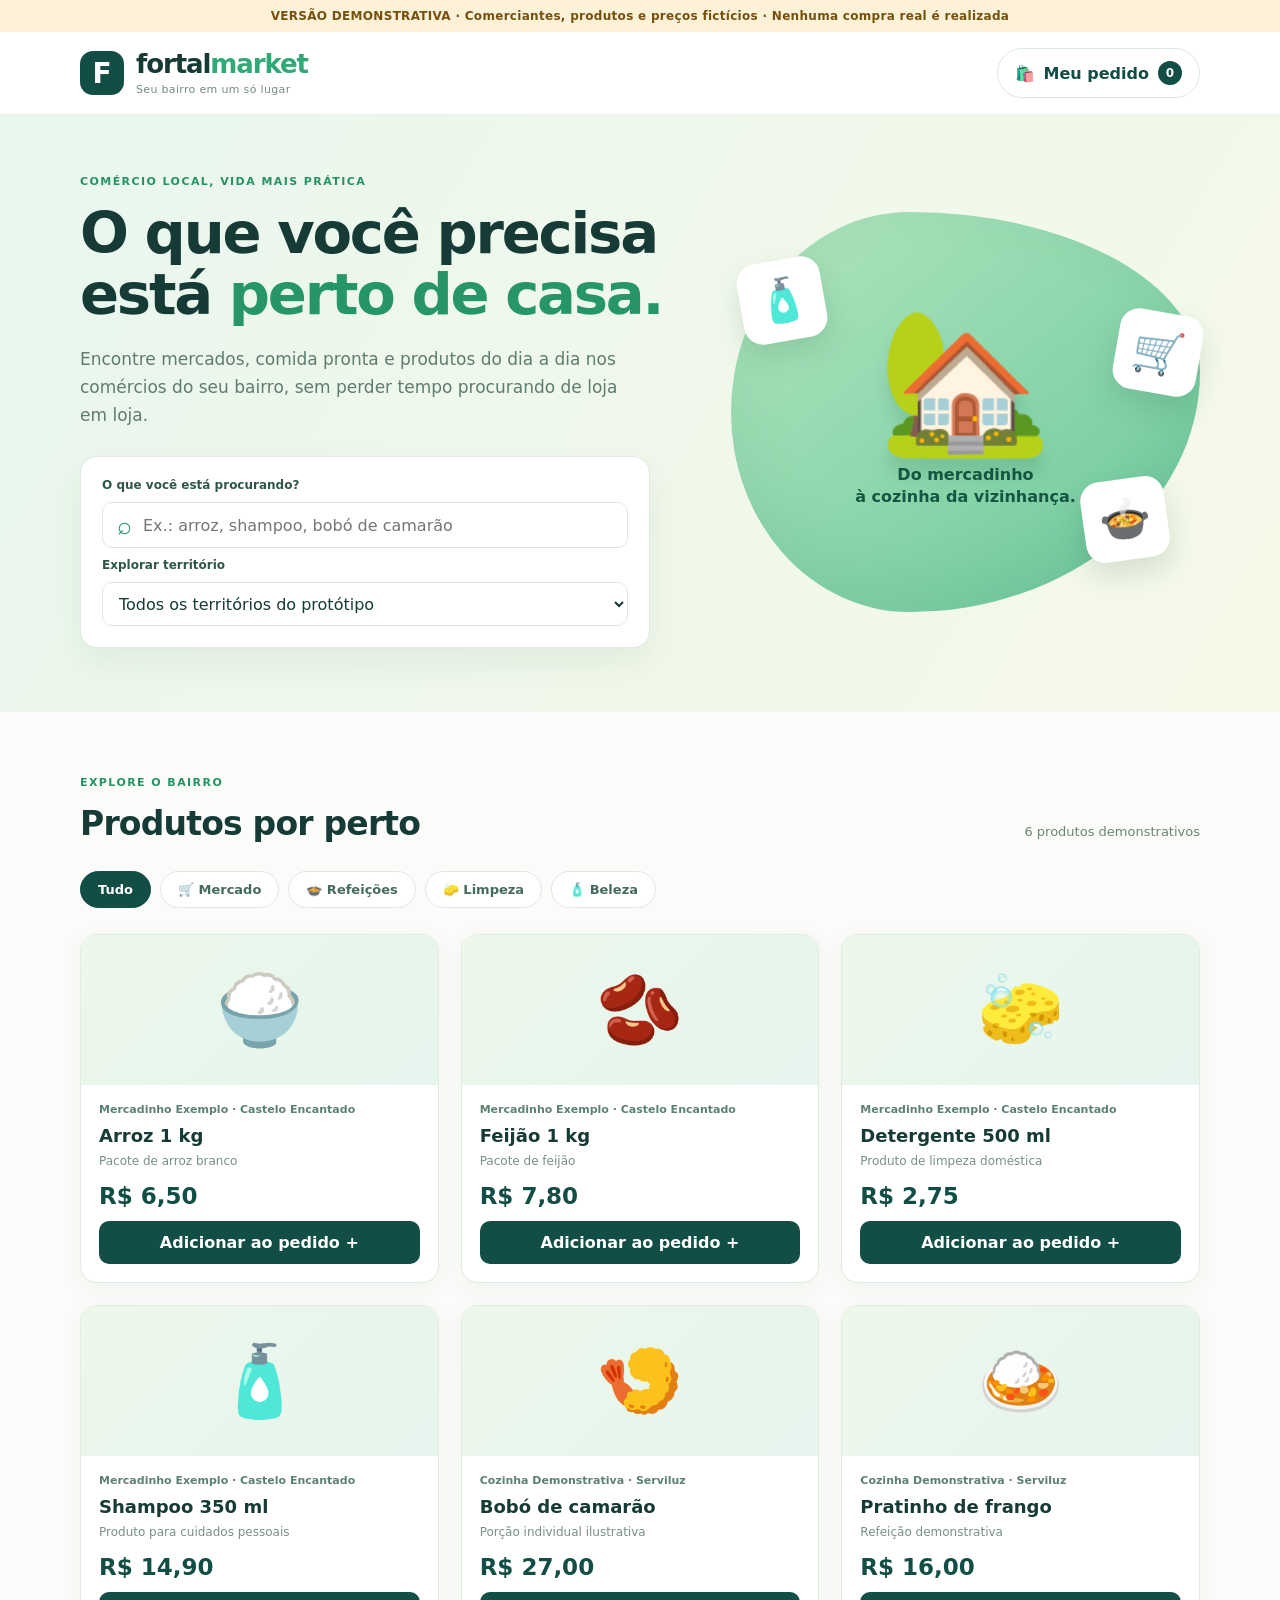
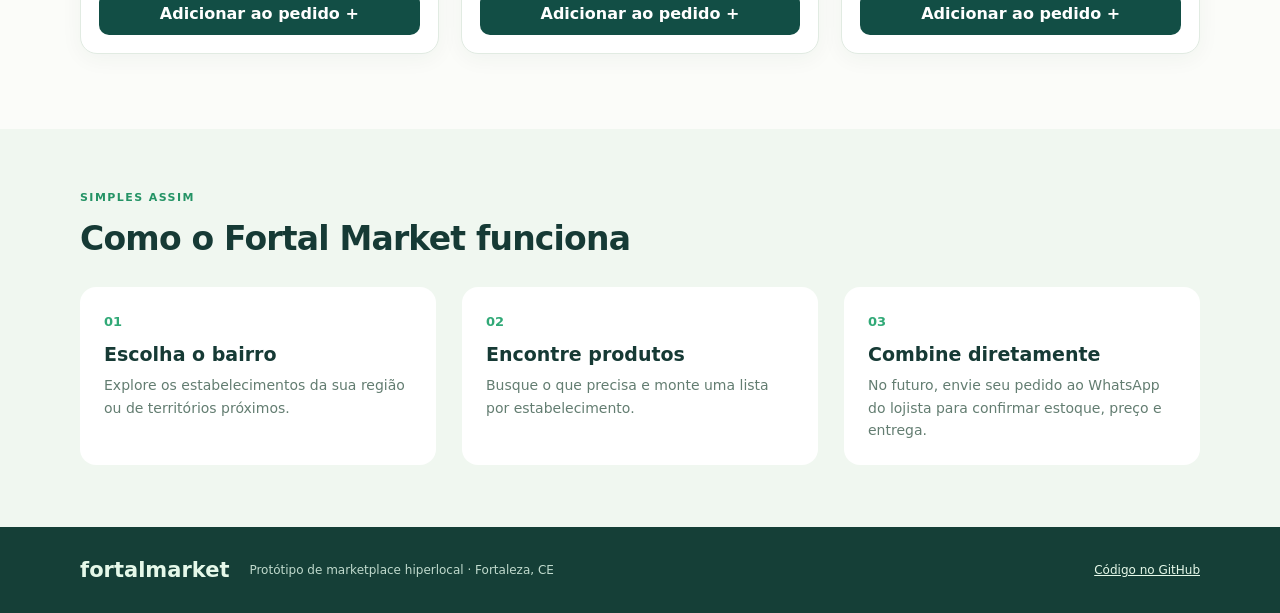
<file: index.html>
<!doctype html>
<html lang="pt-BR">
<head>
  <meta charset="UTF-8">
  <meta name="viewport" content="width=device-width, initial-scale=1">
  <meta name="theme-color" content="#124e45">
  <meta name="description" content="Fortal Market: descubra o comércio do seu bairro em um só lugar. Protótipo demonstrativo.">
  <title>Fortal Market | Seu bairro em um só lugar</title>
  <link rel="stylesheet" href="./styles.css">
  <script src="./app.js" defer></script>
</head>
<body>
  <a class="skip-link" href="#conteudo">Ir para o conteúdo</a>
  <div class="demo-banner" role="note">VERSÃO DEMONSTRATIVA · Comerciantes, produtos e preços fictícios · Nenhuma compra real é realizada</div>
  <header class="site-header">
    <div class="container header-inner">
      <a class="brand" href="./" aria-label="Fortal Market, início"><span class="brand-symbol" aria-hidden="true">F</span><span><strong>fortal<span class="brand-accent">market</span></strong><small>Seu bairro em um só lugar</small></span></a>
      <button class="cart-toggle" id="abrir-carrinho" type="button" aria-controls="carrinho"><span aria-hidden="true">🛍️</span> Meu pedido <span class="cart-count" id="contador">0</span></button>
    </div>
  </header>
  <main id="conteudo">
    <section class="hero">
      <div class="container hero-layout">
        <div>
          <p class="eyebrow">COMÉRCIO LOCAL, VIDA MAIS PRÁTICA</p>
          <h1>O que você precisa está <em>perto de casa.</em></h1>
          <p class="hero-lead">Encontre mercados, comida pronta e produtos do dia a dia nos comércios do seu bairro, sem perder tempo procurando de loja em loja.</p>
          <div class="search-panel">
            <label for="busca">O que você está procurando?</label>
            <div class="search-field"><span aria-hidden="true">⌕</span><input id="busca" type="search" placeholder="Ex.: arroz, shampoo, bobó de camarão" autocomplete="off"></div>
            <label for="territorio">Explorar território</label>
            <select id="territorio">
              <option value="todos">Todos os territórios do protótipo</option>
              <option value="castelo">Castelo Encantado · Vicente Pinzón</option>
              <option value="serviluz">Serviluz</option>
            </select>
          </div>
        </div>
        <div class="hero-illustration" aria-hidden="true">
          <span class="hero-big">🏡</span><span class="floating floating-one">🧴</span><span class="floating floating-two">🛒</span><span class="floating floating-three">🍲</span>
          <p>Do mercadinho<br>à cozinha da vizinhança.</p>
        </div>
      </div>
    </section>
    <section class="container catalog-section" aria-labelledby="catalog-title">
      <div class="section-heading"><div><p class="eyebrow">EXPLORE O BAIRRO</p><h2 id="catalog-title">Produtos por perto</h2></div><p id="resultado-contagem" role="status" aria-live="polite"></p></div>
      <div class="chips" id="categorias" role="group" aria-label="Filtrar categoria"></div>
      <div class="products" id="produtos"></div>
      <p class="no-results" id="sem-resultados" hidden>Nenhum produto encontrado neste filtro. Experimente outra busca ou território.</p>
    </section>
    <section class="how-it-works"><div class="container"><p class="eyebrow">SIMPLES ASSIM</p><h2>Como o Fortal Market funciona</h2><div class="steps"><article><span>01</span><h3>Escolha o bairro</h3><p>Explore os estabelecimentos da sua região ou de territórios próximos.</p></article><article><span>02</span><h3>Encontre produtos</h3><p>Busque o que precisa e monte uma lista por estabelecimento.</p></article><article><span>03</span><h3>Combine diretamente</h3><p>No futuro, envie seu pedido ao WhatsApp do lojista para confirmar estoque, preço e entrega.</p></article></div></div></section>
  </main>
  <aside class="cart-panel" id="carrinho" role="dialog" aria-modal="true" aria-labelledby="carrinho-titulo" aria-hidden="true" inert>
    <div class="cart-header"><div><p class="eyebrow">SEU CARRINHO</p><h2 id="carrinho-titulo">Meu pedido</h2></div><button class="icon-button" id="fechar-carrinho" type="button" aria-label="Fechar carrinho">×</button></div>
    <p class="cart-store" id="loja-carrinho"></p>
    <div id="itens-carrinho" class="cart-items"></div>
    <div class="cart-bottom"><div class="subtotal"><span>Subtotal demonstrativo</span><strong id="subtotal">R$ 0,00</strong></div><p class="cart-note">Preço, estoque, pagamento e taxa de entrega precisam de confirmação do comerciante. Este protótipo não faz pedidos reais.</p><button class="primary-button" id="copiar-pedido" type="button">Copiar lista de pedido</button><p id="mensagem-carrinho" role="status" aria-live="polite"></p></div>
  </aside>
  <div class="overlay" id="sobreposicao" hidden></div>
  <footer class="site-footer"><div class="container footer-inner"><strong>fortalmarket</strong><p>Protótipo de marketplace hiperlocal · Fortaleza, CE</p><a href="https://github.com/adriziomartins/fortalmarket">Código no GitHub</a></div></footer>
</body>
</html>
</file>
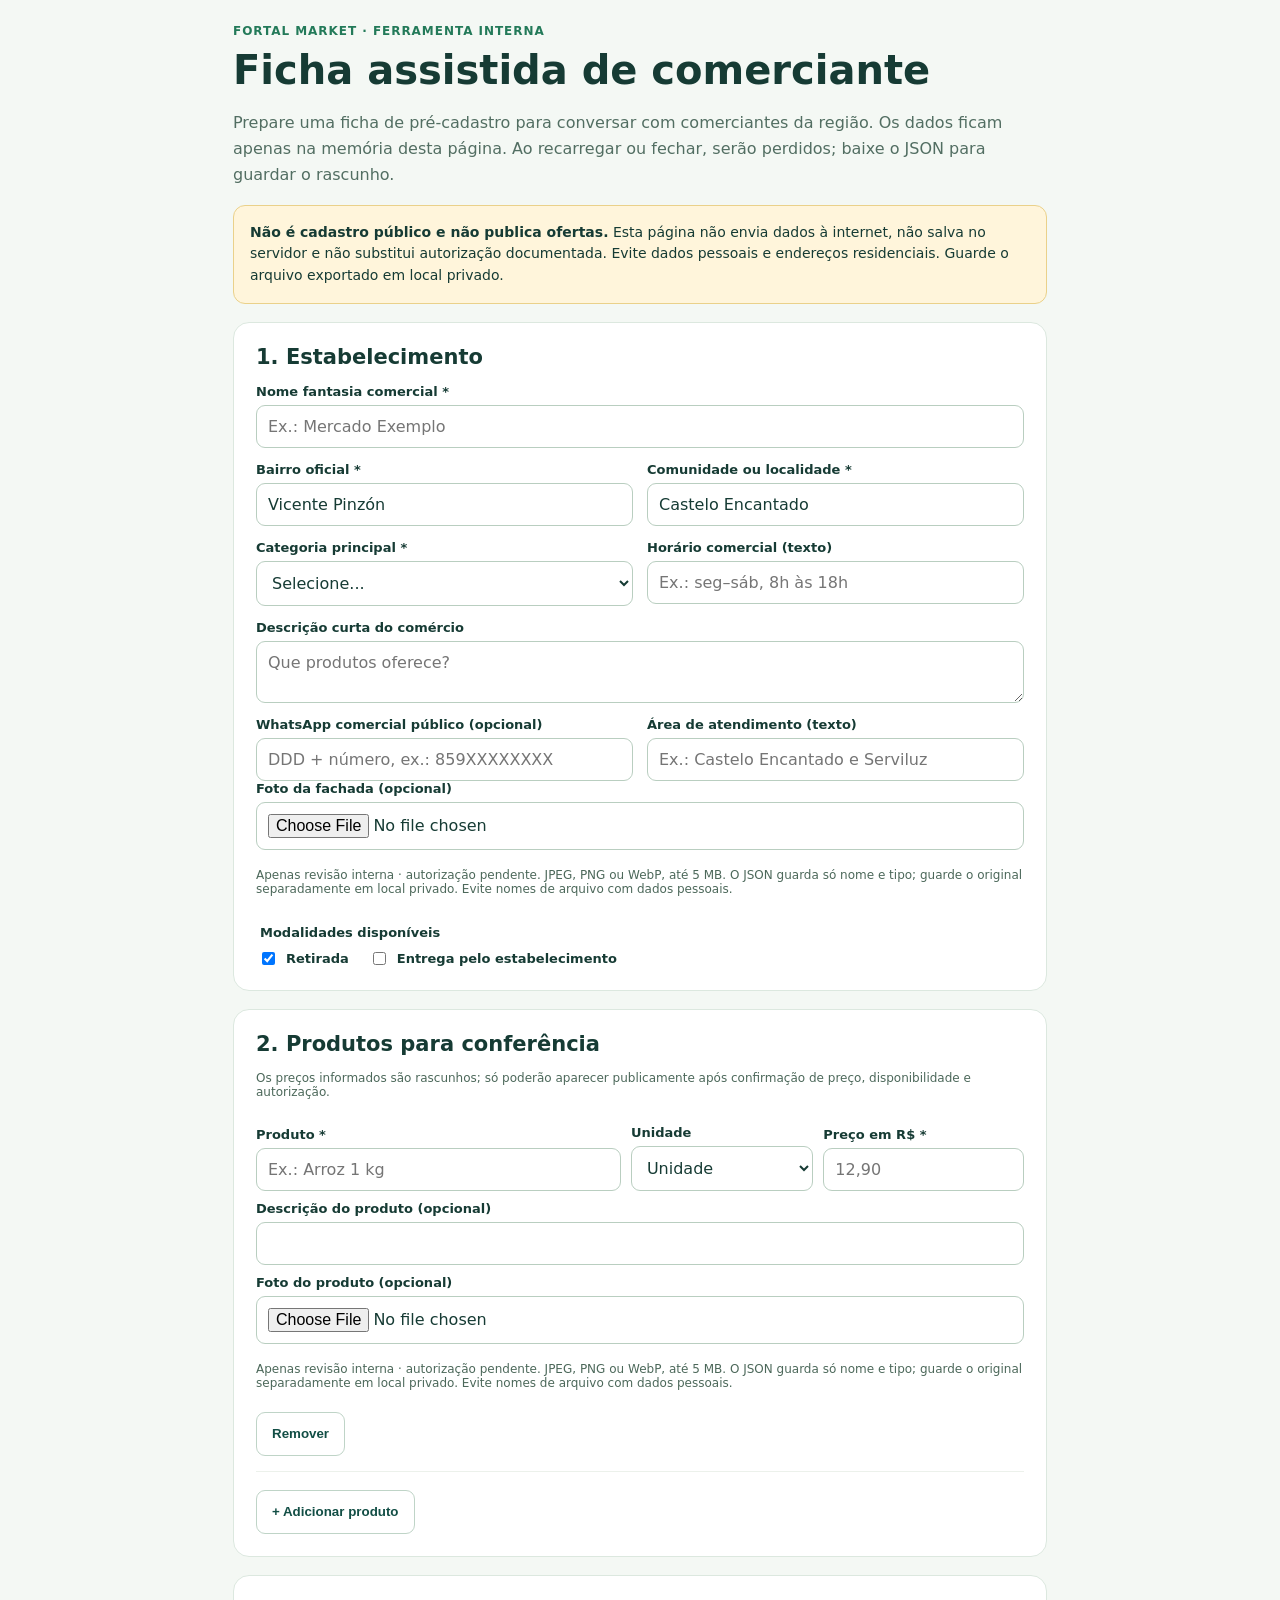
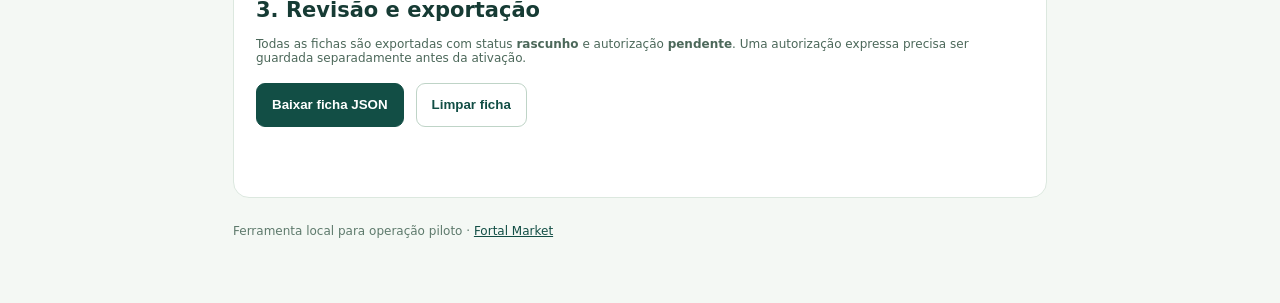
<file: tools/onboarding/index.html>
<!doctype html>
<html lang="pt-BR">
<head>
<meta charset="UTF-8">
<meta name="viewport" content="width=device-width,initial-scale=1">
<title>Fortal Market | Cadastro assistido (interno)</title>
<meta name="robots" content="noindex,nofollow">
<meta http-equiv="Content-Security-Policy" content="default-src 'none'; script-src 'self'; style-src 'unsafe-inline'; connect-src 'none'; img-src blob:; form-action 'none'; base-uri 'none'">
<style>
:root{font-family:system-ui,-apple-system,"Segoe UI",sans-serif;color:#163b34;background:#f4f8f4}*{box-sizing:border-box}body{margin:0}main{max-width:850px;margin:0 auto;padding:24px 18px 65px}h1{font-size:clamp(28px,6vw,40px);margin:10px 0 8px;line-height:1.14}h2{font-size:21px;margin:0 0 15px}.eyebrow{font-size:12px;letter-spacing:.08em;text-transform:uppercase;color:#237a59;font-weight:800}.lead{color:#526e62;line-height:1.65}.notice{padding:16px;background:#fff5db;border:1px solid #ead18a;border-radius:12px;line-height:1.55;font-size:14px}.panel{background:#fff;border:1px solid #dce8df;padding:22px;border-radius:16px;margin-top:18px}.fields{display:grid;grid-template-columns:repeat(2,minmax(0,1fr));gap:14px}.field{min-width:0;display:flex;flex-direction:column;gap:6px}.wide{grid-column:1/-1}label{font-size:13px;font-weight:750}input,textarea,select{border:1px solid #b9cec0;border-radius:9px;padding:11px;width:100%;font:inherit;color:inherit;background:#fff}.status:focus-visible,input:focus-visible,textarea:focus-visible,button:focus-visible,select:focus-visible{outline:3px solid #efb84e;outline-offset:2px}.hint{font-size:12px;color:#4c685a}.options{display:flex;flex-wrap:wrap;gap:20px;margin-top:9px}.options label{display:flex;gap:8px;align-items:center}.options input{width:auto}.product-row{min-width:0;display:grid;grid-template-columns:minmax(0,2fr) minmax(0,1fr) minmax(0,1.1fr);align-items:end;gap:10px;padding:14px 0;border-bottom:1px solid #ecf1eb}.product-row button{margin-bottom:1px;justify-self:start}.actions{display:flex;gap:12px;flex-wrap:wrap;margin-top:18px}button{min-height:44px;padding:11px 15px;border-radius:9px;border:1px solid #bfd4c7;background:#fff;color:#124e45;font-weight:750;cursor:pointer}button.primary{background:#124e45;color:white;border-color:#124e45}button:hover{filter:brightness(.96)}.status{min-height:24px;margin:12px 0;font-weight:650;line-height:1.5}.status.error{color:#a52e26}.status.ok{color:#176e4e}footer{font-size:12px;color:#5e7a6c;margin-top:26px}.footer-link{color:#124e45}@media(max-width:600px){.fields{grid-template-columns:1fr}.product-row{grid-template-columns:1fr 1fr}.product-row .field:first-child{grid-column:1/-1}main{padding:19px 13px}.panel{padding:16px}.product-row button{grid-column:1/-1}}@media(max-width:340px){.options{gap:12px}}
.photo-field img{max-width:100%;max-height:200px;object-fit:contain;align-self:start}.photo-field input{min-width:0}.photo-field .hint{overflow-wrap:anywhere}
</style>
<script src="./app.js" defer></script>
</head>
<body>
<main>
  <div class="eyebrow">Fortal Market · ferramenta interna</div>
  <h1>Ficha assistida de comerciante</h1>
  <p class="lead">Prepare uma ficha de pré-cadastro para conversar com comerciantes da região. Os dados ficam apenas na memória desta página. Ao recarregar ou fechar, serão perdidos; baixe o JSON para guardar o rascunho.</p>
  <p class="notice"><strong>Não é cadastro público e não publica ofertas.</strong> Esta página não envia dados à internet, não salva no servidor e não substitui autorização documentada. Evite dados pessoais e endereços residenciais. Guarde o arquivo exportado em local privado.</p>
  <form id="ficha" novalidate>
    <section class="panel" aria-labelledby="estabelecimento-titulo">
      <h2 id="estabelecimento-titulo">1. Estabelecimento</h2>
      <div class="fields">
        <div class="field wide"><label for="nome">Nome fantasia comercial *</label><input id="nome" name="nome" required maxlength="100" placeholder="Ex.: Mercado Exemplo"></div>
        <div class="field"><label for="bairro">Bairro oficial *</label><input id="bairro" name="bairro" required maxlength="80" value="Vicente Pinzón"></div>
        <div class="field"><label for="localidade">Comunidade ou localidade *</label><input id="localidade" name="localidade" required maxlength="80" value="Castelo Encantado"></div>
        <div class="field"><label for="categoria">Categoria principal *</label><select id="categoria" required><option value="">Selecione...</option><option value="mercado">Mercado / mercearia</option><option value="refeicoes">Comida pronta</option><option value="limpeza">Limpeza</option><option value="beleza">Beleza e higiene</option><option value="farmacia">Farmácia</option><option value="outros">Outros</option></select></div>
        <div class="field"><label for="horario">Horário comercial (texto)</label><input id="horario" maxlength="160" placeholder="Ex.: seg–sáb, 8h às 18h"></div>
        <div class="field wide"><label for="descricao">Descrição curta do comércio</label><textarea id="descricao" rows="2" maxlength="280" placeholder="Que produtos oferece?"></textarea></div>
        <div class="field"><label for="whatsapp">WhatsApp comercial público (opcional)</label><input id="whatsapp" inputmode="tel" autocomplete="off" placeholder="DDD + número, ex.: 859XXXXXXXX"></div>
        <div class="field"><label for="atendimento">Área de atendimento (texto)</label><input id="atendimento" maxlength="160" placeholder="Ex.: Castelo Encantado e Serviluz"></div>
      </div>
      <div id="foto-fachada-container"></div>
      <fieldset style="border:0;padding:0;margin-top:17px">
        <legend style="font-size:13px;font-weight:750">Modalidades disponíveis</legend>
        <div class="options">
          <label><input type="checkbox" id="retirada" checked> Retirada</label>
          <label><input type="checkbox" id="entrega"> Entrega pelo estabelecimento</label>
        </div>
      </fieldset>
    </section>
    <section class="panel" aria-labelledby="produtos-titulo">
      <h2 id="produtos-titulo">2. Produtos para conferência</h2>
      <p class="hint">Os preços informados são rascunhos; só poderão aparecer publicamente após confirmação de preço, disponibilidade e autorização.</p>
      <div id="produtos"></div>
      <div class="actions"><button id="adicionar-produto" type="button">+ Adicionar produto</button></div>
    </section>
    <section class="panel" aria-labelledby="revisao-titulo">
      <h2 id="revisao-titulo">3. Revisão e exportação</h2>
      <p class="hint">Todas as fichas são exportadas com status <strong>rascunho</strong> e autorização <strong>pendente</strong>. Uma autorização expressa precisa ser guardada separadamente antes da ativação.</p>
      <div class="actions"><button class="primary" type="submit">Baixar ficha JSON</button><button id="limpar" type="button">Limpar ficha</button></div>
      <p id="resultado" tabindex="-1" role="status" aria-live="polite" class="status"></p>
    </section>
  </form>
  <footer>Ferramenta local para operação piloto · <a class="footer-link" href="https://github.com/adriziomartins/fortalmarket">Fortal Market</a></footer>
</main>
</body>
</html>
</file>
<file: styles.css>
:root{font-family:Inter,ui-sans-serif,system-ui,-apple-system,BlinkMacSystemFont,"Segoe UI",sans-serif;color:#163a35;background:#fbfcf9;font-synthesis:none}*{box-sizing:border-box}body{margin:0}button,input,select{font:inherit}button{cursor:pointer}a{color:inherit}h1,h2,h3,p{margin-top:0}.container{width:min(1120px,calc(100% - 40px));margin-inline:auto}.skip-link{position:absolute;left:-9999px;top:8px;background:white;padding:12px;z-index:99}.skip-link:focus{left:8px}.demo-banner{padding:9px 16px;background:#fdf1d8;color:#75500f;text-align:center;font-size:12px;font-weight:750;letter-spacing:.025em}.site-header{background:white;border-bottom:1px solid #e9efe9}.header-inner{min-height:82px;display:flex;justify-content:space-between;align-items:center;gap:16px}.brand{text-decoration:none;display:flex;align-items:center;gap:12px}.brand-symbol{display:grid;place-items:center;width:44px;height:44px;border-radius:13px;background:#124e45;color:#fff;font-size:28px;font-weight:900}.brand strong{font-size:26px;letter-spacing:-1.1px;display:block;line-height:1}.brand-accent{color:#31a977}.brand small{display:block;color:#728c82;font-size:11px;letter-spacing:.03em;margin-top:6px}.cart-toggle{border:1px solid #d9e8e0;background:#fff;padding:12px 17px;border-radius:30px;color:#124e45;font-weight:700;display:flex;align-items:center;gap:9px}.cart-toggle:hover,.icon-button:hover{background:#ecf8f0}.cart-count{background:#124e45;color:#fff;border-radius:50%;min-width:24px;height:24px;display:grid;place-items:center;font-size:12px}.hero{background:linear-gradient(120deg,#e9f7ee 0%,#f6f9e8 100%);padding:60px 0 64px}.hero-layout{display:grid;grid-template-columns:1.12fr .88fr;gap:54px;align-items:center}.eyebrow{color:#249365;letter-spacing:.13em;font-weight:850;font-size:11px;margin-bottom:15px}.hero h1{font-size:clamp(38px,4.5vw,61px);line-height:1.06;letter-spacing:-2.2px;max-width:590px;margin-bottom:20px}.hero h1 em{font-style:normal;color:#269667}.hero-lead{font-size:17px;line-height:1.65;max-width:540px;color:#5f7c70;margin-bottom:27px}.search-panel{padding:21px;background:white;border:1px solid #dfebdf;border-radius:17px;box-shadow:0 14px 35px #184a2612;max-width:570px;display:grid;gap:10px}.search-panel label{font-size:12px;font-weight:800;color:#30564c}.search-field{display:flex;align-items:center;border:1px solid #dce9e0;border-radius:10px;padding:0 14px;gap:9px}.search-field span{font-size:25px;color:#249365}.search-field input{border:0;outline-offset:2px;width:100%;height:44px;color:#163a35;min-width:0}.search-panel select{height:44px;border:1px solid #dce9e0;border-radius:10px;padding:0 12px;background:#fff;color:#163a35;min-width:0}.hero-illustration{height:400px;border-radius:38% 62% 62% 38%/50% 40% 60% 50%;background:linear-gradient(140deg,#b2e5be,#6ac89b);display:flex;flex-direction:column;align-items:center;justify-content:center;position:relative;box-shadow:inset 0 -20px 60px #16734b19}.hero-big{font-size:140px;filter:drop-shadow(0 16px 8px #12583224)}.hero-illustration p{text-align:center;color:#155642;font-weight:800;line-height:1.4}.floating{position:absolute;background:#fff;border-radius:19px;padding:16px;font-size:42px;box-shadow:0 13px 28px #24533625}.floating-one{top:12%;left:2%;transform:rotate(-10deg)}.floating-two{top:25%;right:0;transform:rotate(10deg)}.floating-three{bottom:13%;right:7%;transform:rotate(-8deg)}.catalog-section{padding-top:64px;padding-bottom:75px}.section-heading{display:flex;justify-content:space-between;align-items:end;gap:15px}.section-heading h2,.how-it-works h2{font-size:33px;letter-spacing:-.8px;margin-bottom:0}.section-heading #resultado-contagem{font-size:13px;color:#6c8578;margin-bottom:4px}.chips{display:flex;flex-wrap:wrap;gap:9px;margin:28px 0 26px}.chip{border:1px solid #dce9df;border-radius:99px;background:white;padding:10px 17px;font-weight:700;font-size:13px;color:#466b5d}.chip.active,.chip:hover{background:#124e45;color:white;border-color:#124e45}.products{display:grid;grid-template-columns:repeat(3,minmax(0,1fr));gap:22px}.product-card{border:1px solid #e1ebe2;background:white;border-radius:17px;overflow:hidden;box-shadow:0 5px 22px #1348240c;display:flex;flex-direction:column}.product-media{min-height:150px;background:linear-gradient(135deg,#edf8eb,#e5f4ed);display:grid;place-items:center;font-size:70px}.product-info{padding:18px;display:flex;flex:1;flex-direction:column}.product-location{color:#5c8170;font-size:11px;font-weight:700;margin:0 0 9px}.product-info h3{font-size:18px;margin-bottom:6px}.product-description{color:#789086;font-size:12px;line-height:1.5;margin-bottom:13px}.product-price{font-size:23px;font-weight:850;color:#124e45;margin:auto 0 12px}.product-button,.primary-button{background:#124e45;color:#fff;border:0;border-radius:10px;padding:12px;font-weight:750}.product-button:hover,.primary-button:hover{background:#267b60}.no-results{padding:40px 20px;text-align:center;color:#607c70;background:#edf6ef;border-radius:14px}.how-it-works{background:#f0f7f0;padding:62px 0}.steps{display:grid;grid-template-columns:repeat(3,minmax(0,1fr));gap:26px;margin-top:29px}.steps article{padding:24px;background:#fff;border-radius:16px}.steps article span{color:#31a977;font-size:13px;font-weight:900}.steps h3{font-size:19px;margin:13px 0 9px}.steps p{font-size:14px;color:#637d71;line-height:1.6;margin:0}.site-footer{padding:31px 0;background:#153f37;color:#e5f8e9}.footer-inner{display:flex;gap:20px;align-items:center;flex-wrap:wrap}.footer-inner strong{font-size:21px}.footer-inner p{margin:0;color:#c0dacd;font-size:12px;flex:1}.footer-inner a{font-size:12px}.overlay{position:fixed;inset:0;background:#09261db8;z-index:10}.cart-panel{position:fixed;right:0;top:0;bottom:0;z-index:11;width:min(440px,100%);background:white;box-shadow:-20px 0 55px #0002;display:flex;flex-direction:column;transform:translateX(110%);transition:transform .2s ease;visibility:hidden}.cart-panel.open{transform:none;visibility:visible}.cart-header{display:flex;justify-content:space-between;align-items:center;padding:24px 25px 12px;border-bottom:1px solid #eef3ed}.cart-header h2{margin:0}.cart-header .eyebrow{margin-bottom:5px}.icon-button{font-size:27px;background:transparent;border:0;border-radius:8px;color:#315c4b;width:40px;height:40px}.cart-store{padding:0 25px;color:#60776d;font-size:13px;font-weight:700}.cart-items{overflow:auto;flex:1;padding:0 25px}.cart-row{border-bottom:1px solid #edf3ef;padding:14px 0;display:flex;align-items:center;gap:11px}.cart-row-details{flex:1}.cart-row-details strong{font-size:14px;display:block;margin-bottom:6px}.cart-row-details span{font-size:12px;color:#607c70}.quantity-controls{display:flex;gap:9px;align-items:center}.quantity-controls button{border:1px solid #dce9df;border-radius:8px;width:27px;height:27px;background:#fff;font-size:18px}.cart-bottom{padding:22px 25px 29px;border-top:1px solid #e7eee8}.subtotal{display:flex;justify-content:space-between;gap:10px;align-items:center}.subtotal strong{font-size:23px}.cart-note{font-size:12px;color:#657a70;line-height:1.5;margin:13px 0 16px}.cart-bottom .primary-button{width:100%}.cart-bottom .primary-button:disabled{opacity:.4;cursor:not-allowed}#mensagem-carrinho{font-size:12px;color:#18724d;margin:9px 0 0}.empty-cart{text-align:center;color:#667e71;font-size:14px;padding:24px 4px}button:focus-visible,input:focus-visible,select:focus-visible,a:focus-visible{outline:3px solid #efb84e;outline-offset:2px}@media(max-width:850px){.hero-layout{grid-template-columns:1fr;gap:30px}.hero-illustration{height:245px;width:min(400px,100%);margin:auto}.hero-big{font-size:100px}.floating{font-size:30px}.products{grid-template-columns:repeat(2,minmax(0,1fr))}.steps{gap:12px}}@media(max-width:540px){.container{width:calc(100% - 28px)}.demo-banner{font-size:10px}.header-inner{min-height:70px}.brand-symbol{width:38px;height:38px}.brand strong{font-size:20px}.brand small{font-size:9px}.cart-toggle{font-size:12px;padding:9px}.hero{padding:40px 0}.hero h1{font-size:40px;letter-spacing:-1.3px}.hero-lead{font-size:15px}.hero-illustration{display:none}.catalog-section{padding:43px 0}.section-heading{align-items:start;flex-direction:column}.section-heading h2,.how-it-works h2{font-size:27px}.chips{margin:21px 0}.chip{padding:9px 13px;font-size:12px}.products{gap:11px}.product-media{min-height:110px;font-size:52px}.product-info{padding:12px}.product-info h3{font-size:15px}.product-price{font-size:20px}.product-description{font-size:11px}.product-location{font-size:10px}.product-button{font-size:12px}.steps{grid-template-columns:1fr}.footer-inner{align-items:start;flex-direction:column;gap:10px}}
/* Telas pequenas: evitar que marca e botão do carrinho alarguem o cabeçalho. */
@media(max-width:360px){
  .header-inner{gap:6px}
  .brand{gap:6px;min-width:0}
  .brand-symbol{width:30px;height:30px;font-size:20px;flex-shrink:0}
  .brand strong{font-size:17px;letter-spacing:-.8px}
  .brand small{font-size:8px;letter-spacing:0}
  .cart-toggle{font-size:11px;padding:7px 6px;gap:4px;white-space:nowrap;flex-shrink:0}
  .cart-count{min-width:19px;height:19px;font-size:11px}
  .hero h1{font-size:35px}
}
</file>
